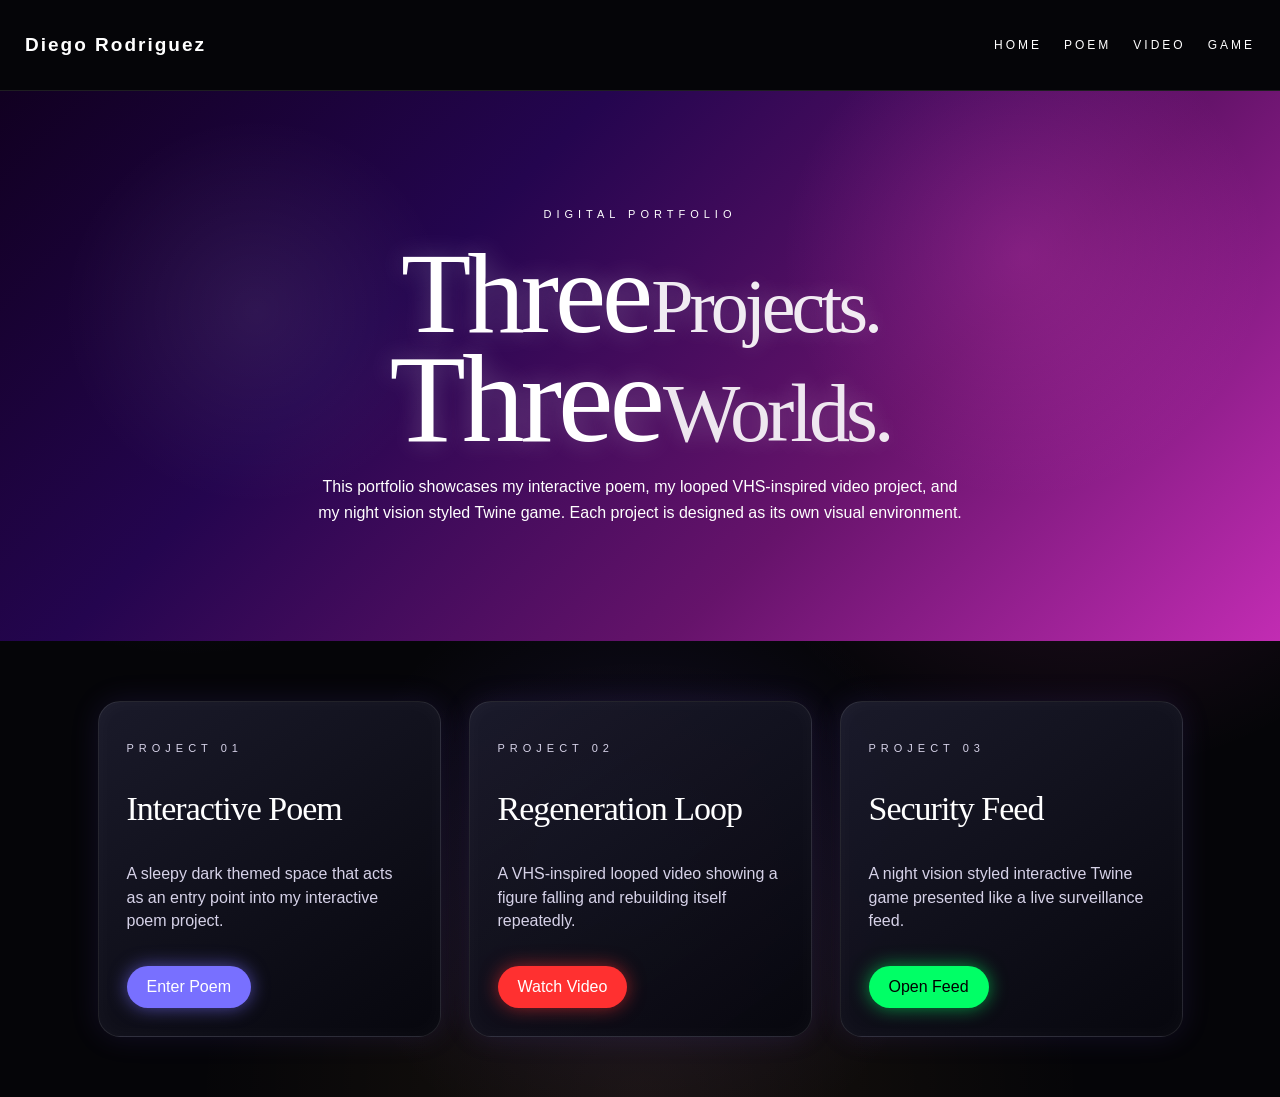
<file: index.html>
<!DOCTYPE html>
<html>
<head>
  <title>Diego Rodriguez Portfolio</title>

  <link rel="stylesheet" href="style.css">
</head>

<body class="home-page">

  <!-- NAVIGATION -->

  <nav>

    <h2>
      Diego Rodriguez
    </h2>

    <a href="index.html">
      Home
    </a>

    <a href="project1.html">
      Poem
    </a>

    <a href="project2.html">
      Video
    </a>

    <a href="project3.html">
      Game
    </a>

  </nav>

  <!-- HERO SECTION -->

  <section class="home-hero">

    <p class="tiny-label">
      DIGITAL PORTFOLIO
    </p>

    <h1>

      <span>Three</span>
      <span>Projects.</span>

      <br>

      <span>Three</span>
      <span>Worlds.</span>

    </h1>

    <p class="hero-text">

      This portfolio showcases my interactive poem,
      my looped VHS-inspired video project,
      and my night vision styled Twine game.

      Each project is designed as its own visual environment.

    </p>

  </section>

  <!-- PROJECT CARDS -->

  <section class="home-cards">

    <!-- PROJECT 1 -->

    <div class="home-card poem-card">

      <p class="tiny-label">
        PROJECT 01
      </p>

      <h3>
        Interactive Poem
      </h3>

      <p>

        A sleepy dark themed space that acts as
        an entry point into my interactive poem project.

      </p>

      <a href="project1.html">
        Enter Poem
      </a>

    </div>

    <!-- PROJECT 2 -->

    <div class="home-card vhs-card">

      <p class="tiny-label">
        PROJECT 02
      </p>

      <h3>
        Regeneration Loop
      </h3>

      <p>

        A VHS-inspired looped video showing a figure
        falling and rebuilding itself repeatedly.

      </p>

      <a href="project2.html">
        Watch Video
      </a>

    </div>

    <!-- PROJECT 3 -->

    <div class="home-card camera-card">

      <p class="tiny-label">
        PROJECT 03
      </p>

      <h3>
        Security Feed
      </h3>

      <p>

        A night vision styled interactive Twine game
        presented like a live surveillance feed.

      </p>

      <a href="project3.html">
        Open Feed
      </a>

    </div>

  </section>

</body>
</html>
</file>
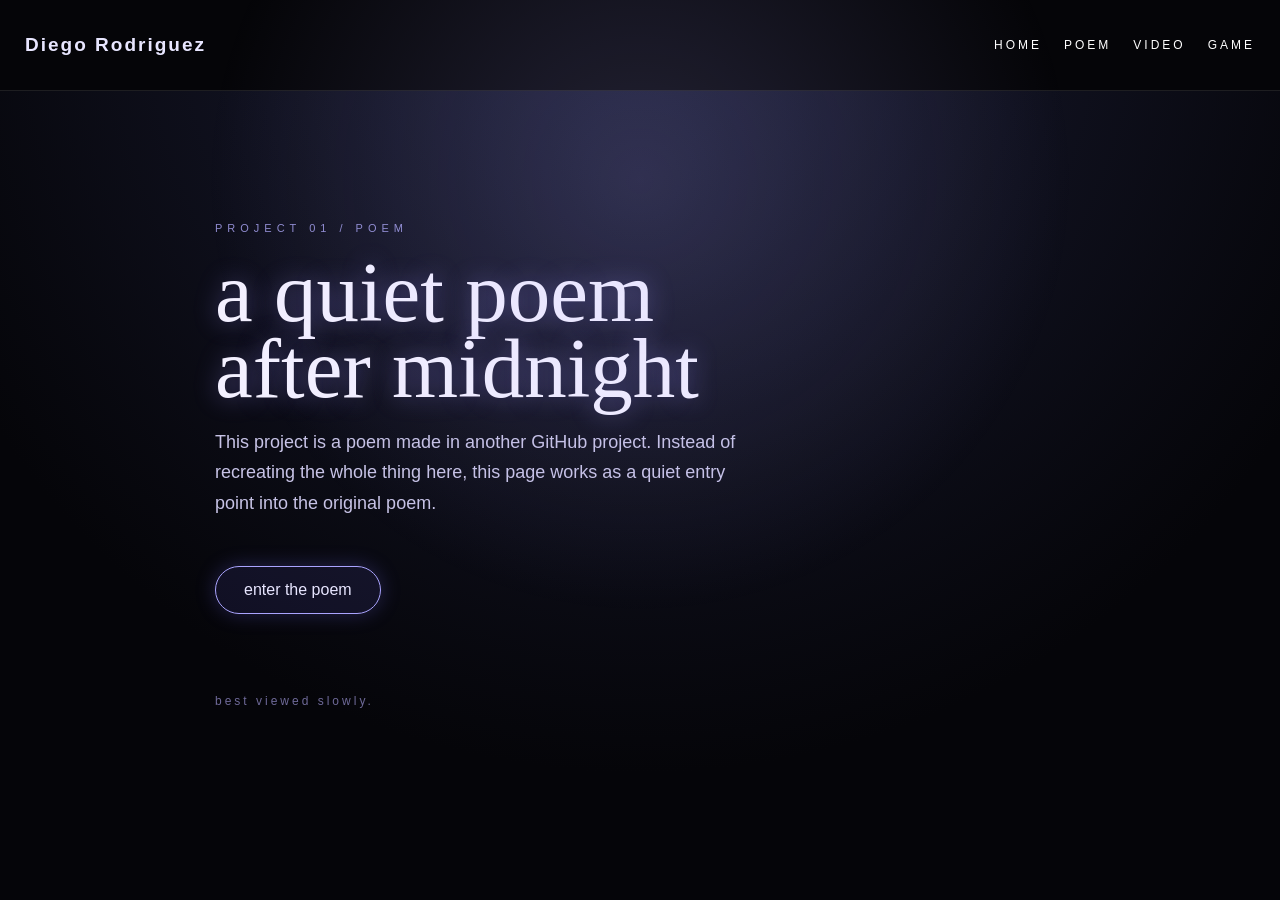
<file: project1.html>
<!DOCTYPE html>
<html>
<head>
  <title>Project 1 -Poem</title>
  <link rel="stylesheet" href="style.css">
</head>

<body class="poem-page">

  <nav>
    <h2>Diego Rodriguez</h2>
    <a href="index.html">Home</a>
    <a href="project1.html">Poem</a>
    <a href="project2.html">Video</a>
    <a href="project3.html">Game</a>
  </nav>

  <section class="poem-room">
    <p class="tiny-label">PROJECT 01 / POEM</p>

    <h1 class="sleepy-title">a quiet poem<br>after midnight</h1>

    <p class="poem-description">
      This project is a poem made in another GitHub project.
      Instead of recreating the whole thing here, this page works as a quiet entry point
      into the original poem.
    </p>

    <a class="poem-button" href="https://diegsnutz.github.io/PROJECT_1_YOUR_DiegsNutz/" target="_blank">
      enter the poem
    </a>

    <p class="small-note">best viewed slowly.</p>
  </section>

</body>
</html>
</file>
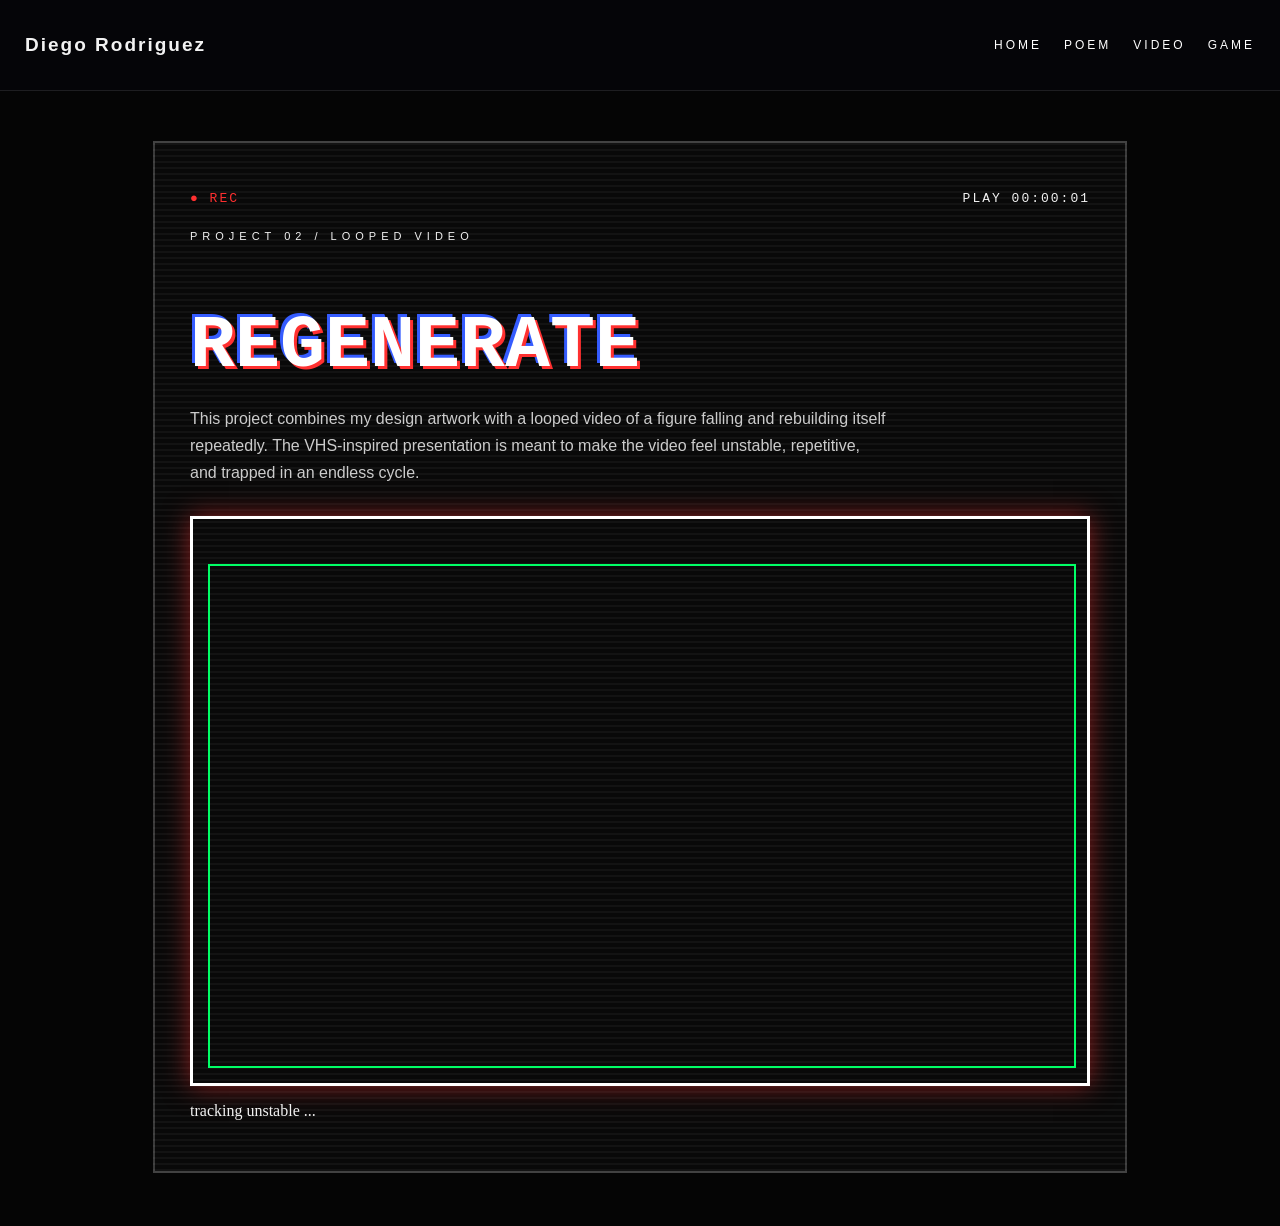
<file: project2.html>
<!DOCTYPE html>
<html>
<head>
  <title>Project 2 - Regeneration Loop</title>
  <link rel="stylesheet" href="style.css">
</head>

<body class="vhs-page">

  <nav>
    <h2>Diego Rodriguez</h2>

    <a href="index.html">Home</a>
    <a href="project1.html">Poem</a>
    <a href="project2.html">Video</a>
    <a href="project3.html">Game</a>
  </nav>

  <section class="vhs-room">

    <div class="vhs-top">

      <p class="rec-dot">
        ● REC
      </p>

      <p>
        PLAY 00:00:01
      </p>

    </div>

    <p class="tiny-label">
      PROJECT 02 / LOOPED VIDEO
    </p>

    <h1 class="vhs-title">
      REGENERATE
    </h1>

    <p class="vhs-description">

      This project combines my design artwork with a looped video
      of a figure falling and rebuilding itself repeatedly.

      The VHS-inspired presentation is meant to make the video feel
      unstable, repetitive, and trapped in an endless cycle.

    </p>

    <div class="video-frame">

      <iframe
        width="100%"
        height="500"

        src="https://www.youtube.com/embed/baqHRi_Mfok?autoplay=1&mute=1&loop=1&playlist=baqHRi_Mfok"

        title="Looped Video"
        frameborder="0"
        allowfullscreen>
      </iframe>

    </div>

    <p class="tape-warning">
      tracking unstable ...
    </p>

  </section>

</body>
</html>
</file>
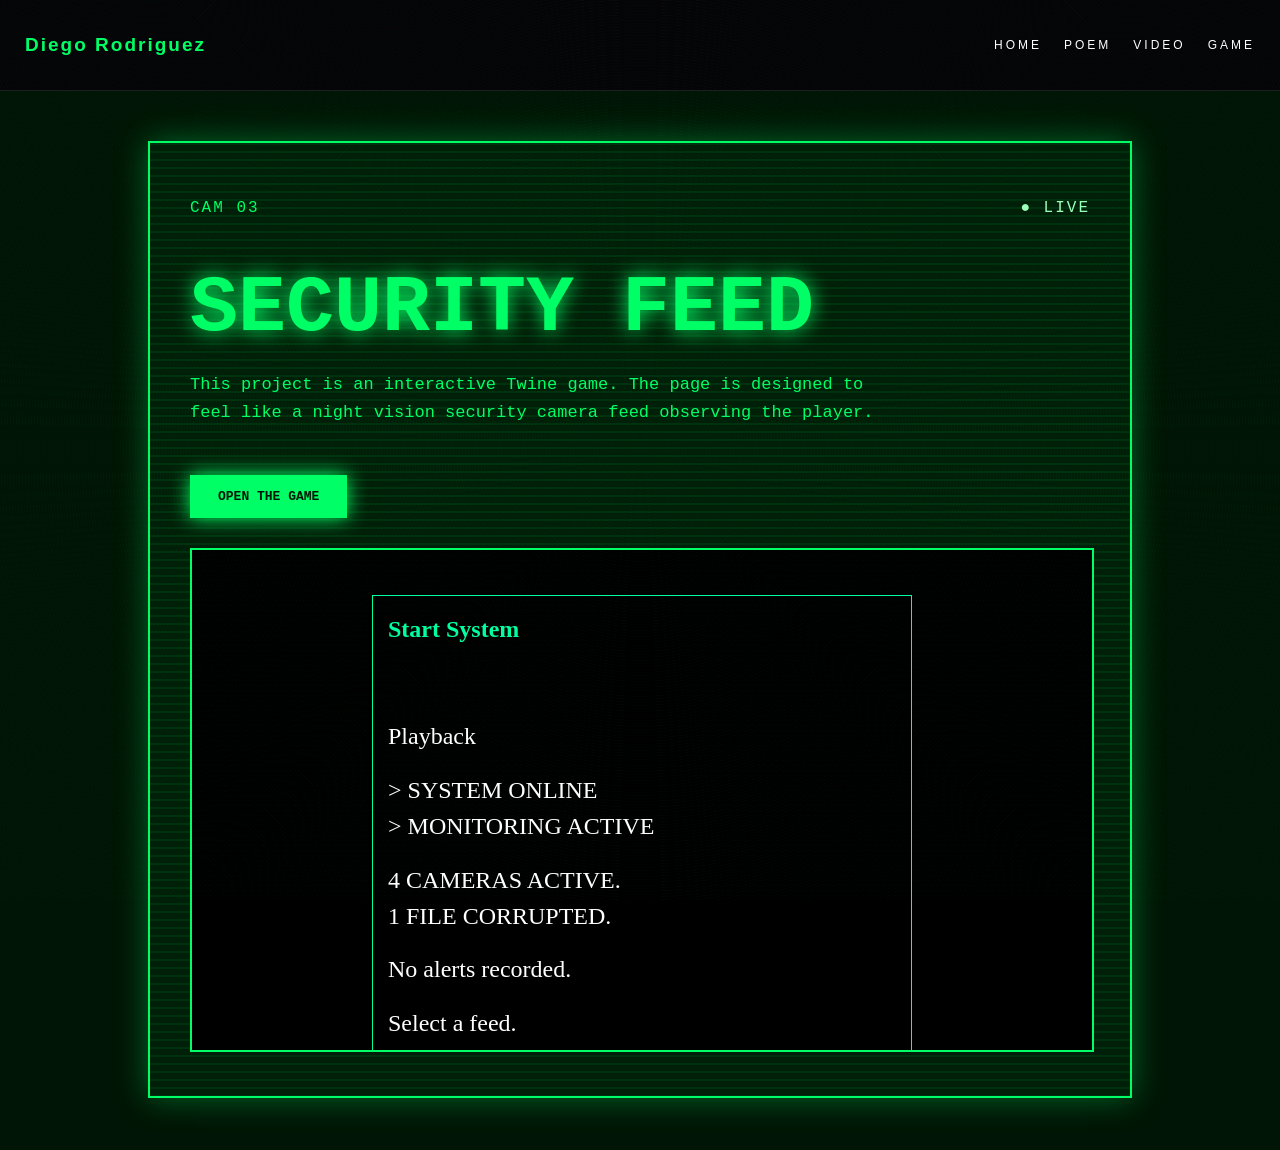
<file: project3.html>
<!DOCTYPE html>
<html>
<head>
  <title>Project 3 - Twine Game</title>
  <link rel="stylesheet" href="style.css">
</head>

<body class="camera-page">

  <nav>
    <h2>Diego Rodriguez</h2>

    <a href="index.html">Home</a>
    <a href="project1.html">Poem</a>
    <a href="project2.html">Video</a>
    <a href="project3.html">Game</a>
  </nav>

  <section class="camera-room">

    <div class="camera-overlay">

      <p>CAM 03</p>

      <p class="live">
        ● LIVE
      </p>

    </div>

    <h1 class="camera-title">
      SECURITY FEED
    </h1>

    <p class="camera-description">
      This project is an interactive Twine game.
      The page is designed to feel like a night vision
      security camera feed observing the player.
    </p>

    <!-- GAME BUTTON -->

    <a class="camera-button"
       href="Playback.html"
       target="_blank">

      OPEN THE GAME

    </a>

    <!-- EMBEDDED GAME -->

    <iframe
      src="Playback.html"
      width="100%"
      height="600">
    </iframe>

  </section>

</body>
</html>
</file>
<file: style.css>
/* GENERAL STYLE */

body {
  margin: 0;
  color: white;
  font-family: Georgia, "Times New Roman", serif;
  background: #050508;
}

nav {
  background-color: #050508;
  padding: 18px 25px;
  display: flex;
  align-items: center;
  gap: 22px;
  border-bottom: 1px solid rgba(255,255,255,0.1);
}

nav h2 {
  margin-right: auto;
  font-size: 19px;
  letter-spacing: 2px;
  font-family: Arial, sans-serif;
}

nav a {
  color: white;
  text-decoration: none;
  font-size: 12px;
  letter-spacing: 3px;
  text-transform: uppercase;
  font-family: Arial, sans-serif;
}

nav a:hover {
  color: #ff4fd8;
}

.tiny-label {
  font-size: 11px;
  letter-spacing: 5px;
  text-transform: uppercase;
  font-family: Arial, sans-serif;
}

/* HOME PAGE */

.home-page {
  background:
    radial-gradient(circle at 15% 25%, rgba(120, 90, 255, 0.22), transparent 28%),
    radial-gradient(circle at 85% 35%, rgba(255, 79, 216, 0.16), transparent 30%),
    radial-gradient(circle at 50% 100%, rgba(255, 180, 80, 0.08), transparent 35%),
    #050508;
}

.home-hero {
  text-align: center;
  padding: 95px 20px;
  background:
    radial-gradient(circle at 20% 40%, rgba(255, 255, 255, 0.07), transparent 18%),
    radial-gradient(circle at 80% 30%, rgba(255, 79, 216, 0.22), transparent 22%),
    linear-gradient(135deg, #110021, #24054f, #66136b, #c22cb3);
}

.home-hero h1 {
  margin: 15px 0;
  line-height: 0.88;
  font-weight: 500;
  letter-spacing: -4px;
  text-shadow: 0 0 25px rgba(255,255,255,0.25);
}

/* mismatched title sizes */
.home-hero h1 span:nth-child(1) {
  font-size: 115px;
}

.home-hero h1 span:nth-child(2) {
  font-size: 76px;
  opacity: 0.92;
}

.home-hero h1 span:nth-child(4) {
  font-size: 125px;
}

.home-hero h1 span:nth-child(5) {
  font-size: 82px;
  opacity: 0.9;
}

.home-hero p {
  max-width: 650px;
  margin: 20px auto;
  line-height: 1.6;
  font-family: Arial, sans-serif;
}

.home-cards {
  display: flex;
  justify-content: center;
  flex-wrap: wrap;
  padding: 60px 40px;
  gap: 28px;
  background:
    radial-gradient(circle at center, rgba(120, 80, 255, 0.13), transparent 45%);
}

.home-card {
  width: 285px;
  min-height: 270px;
  padding: 28px;
  border-radius: 22px;
  background:
    linear-gradient(145deg, rgba(28, 28, 45, 0.92), rgba(7, 7, 14, 0.97));
  border: 1px solid rgba(255,255,255,0.1);
  box-shadow:
    0 0 30px rgba(120, 90, 255, 0.12),
    inset 0 0 22px rgba(255,255,255,0.03);
}

.home-card:hover {
  transform: translateY(-8px) scale(1.03);
  transition: 0.3s;
  box-shadow:
    0 0 38px rgba(255, 79, 216, 0.25),
    0 0 80px rgba(75, 0, 255, 0.15);
}

.home-card h2 {
  font-family: Arial, sans-serif;
  font-size: 12px;
  letter-spacing: 3px;
  color: #bdb8ff;
}

.home-card h3 {
  font-size: 34px;
  font-weight: 500;
  letter-spacing: -1px;
}

.home-card p {
  font-family: Arial, sans-serif;
  color: #d6d2e8;
  line-height: 1.45;
}

.home-card a {
  display: inline-block;
  margin-top: 18px;
  padding: 12px 20px;
  border-radius: 25px;
  color: white;
  text-decoration: none;
  font-family: Arial, sans-serif;
}

.poem-card a {
  background-color: #7870ff;
  box-shadow: 0 0 18px rgba(120,112,255,0.6);
}

.vhs-card a {
  background-color: #ff3030;
  box-shadow: 0 0 18px rgba(255,48,48,0.55);
}

.camera-card a {
  background-color: #00ff66;
  color: black;
  box-shadow: 0 0 18px rgba(0,255,102,0.55);
}

/* PROJECT 1: SLEEPY DARK POEM */

.poem-page {
  background: radial-gradient(circle at top, #1b1d35, #050509 70%);
  min-height: 100vh;
  color: #e8e6ff;
}

.poem-page::before {
  content: "";
  position: fixed;
  inset: 0;
  background: radial-gradient(circle at 50% 20%, rgba(170, 164, 255, 0.18), transparent 45%);
  pointer-events: none;
  animation: softFlicker 4s infinite;
}

@keyframes softFlicker {
  0% { opacity: 0.15; }
  25% { opacity: 0.35; }
  50% { opacity: 0.1; }
  75% { opacity: 0.28; }
  100% { opacity: 0.18; }
}

.poem-room {
  max-width: 850px;
  margin: 70px auto;
  padding: 50px;
}

.poem-page .tiny-label {
  color: #8f8bcf;
}

.sleepy-title {
  font-size: 85px;
  line-height: 0.9;
  font-weight: 500;
  color: #f3f0ff;
  text-shadow: 0 0 25px rgba(150, 140, 255, 0.45);
  margin: 20px 0;
}

.poem-description {
  width: 65%;
  font-size: 18px;
  line-height: 1.7;
  color: #c7c3e6;
  font-family: Arial, sans-serif;
}

.poem-button {
  display: inline-block;
  margin-top: 30px;
  padding: 14px 28px;
  border: 1px solid #aaa4ff;
  color: #e8e6ff;
  text-decoration: none;
  border-radius: 30px;
  background-color: rgba(120, 110, 255, 0.1);
  box-shadow: 0 0 20px rgba(120, 110, 255, 0.25);
  font-family: Arial, sans-serif;
}

.poem-button:hover {
  background-color: #aaa4ff;
  color: #050509;
  transform: scale(1.05);
  transition: 0.3s;
}

.small-note {
  margin-top: 80px;
  font-size: 12px;
  letter-spacing: 3px;
  color: #6f6a99;
  font-family: Arial, sans-serif;
}

/* PROJECT 2: VHS VIDEO */

.vhs-page {
  background-color: #050505;
  min-height: 100vh;
  color: #f2f2f2;
}

.vhs-room {
  max-width: 900px;
  margin: 50px auto;
  padding: 35px;
  border: 2px solid rgba(255,255,255,0.2);
  background:
    repeating-linear-gradient(
      to bottom,
      rgba(255,255,255,0.04),
      rgba(255,255,255,0.04) 2px,
      transparent 2px,
      transparent 6px
    ),
    #090909;
}

.vhs-top {
  display: flex;
  justify-content: space-between;
  font-family: monospace;
  letter-spacing: 2px;
}

.rec-dot {
  color: #ff3030;
}

.vhs-title {
  font-size: 75px;
  font-family: monospace;
  color: #ffffff;
  text-shadow: 3px 3px #ff3030, -3px -3px #355cff;
  margin-bottom: 15px;
}

.vhs-description {
  max-width: 700px;
  line-height: 1.7;
  color: #cccccc;
  font-family: Arial, sans-serif;
}

.video-frame {
  margin-top: 30px;
  padding: 15px;
  border: 3px solid #ffffff;
  box-shadow: 0 0 25px rgba(255, 48, 48, 0.5);
}

.video-frame video,
.video-frame iframe {
  width: 100%;
  display: block;
}

/* PROJECT 3: NIGHT VISION SECURITY CAMERA */

.camera-page {
  background-color: #001505;
  min-height: 100vh;
  color: #00ff66;
  font-family: monospace;
}

.camera-page::before {
  content: "";
  position: fixed;
  inset: 0;
  pointer-events: none;
  opacity: 0.12;
  background-image:
    repeating-radial-gradient(circle, rgba(0,255,102,0.25) 0px, transparent 1px, transparent 3px),
    repeating-linear-gradient(to bottom, rgba(0,255,102,0.08) 0px, transparent 2px, transparent 5px);
  animation: cameraNoise 0.25s infinite;
}

@keyframes cameraNoise {
  0% { transform: translate(0, 0); }
  25% { transform: translate(-2px, 1px); }
  50% { transform: translate(2px, -1px); }
  75% { transform: translate(-1px, -2px); }
  100% { transform: translate(1px, 2px); }
}

.camera-room {
  max-width: 900px;
  margin: 50px auto;
  padding: 40px;
  border: 2px solid #00ff66;
  box-shadow: 0 0 30px rgba(0, 255, 102, 0.35);
  background:
    repeating-linear-gradient(
      to bottom,
      rgba(0,255,102,0.08),
      rgba(0,255,102,0.08) 2px,
      transparent 2px,
      transparent 8px
    ),
    #001f08;
}

.camera-overlay {
  display: flex;
  justify-content: space-between;
  font-size: 16px;
  letter-spacing: 2px;
}

.live {
  color: #9cffba;
}

.camera-title {
  font-size: 80px;
  margin: 30px 0 10px;
  text-shadow: 0 0 20px #00ff66;
}

.camera-description {
  max-width: 700px;
  line-height: 1.7;
  font-size: 17px;
}

.camera-button {
  display: inline-block;
  margin-top: 30px;
  padding: 14px 28px;
  color: #001505;
  background-color: #00ff66;
  text-decoration: none;
  border-radius: 0;
  font-weight: bold;
  box-shadow: 0 0 20px #00ff66;
}

.camera-button:hover {
  background-color: white;
  color: black;
  transition: 0.3s;
}

iframe {
  margin-top: 30px;
  width: 100%;
  height: 500px;
  border: 2px solid #00ff66;
}

/* MOBILE FIX */

@media (max-width: 700px) {
  .home-hero h1 span:nth-child(1),
  .home-hero h1 span:nth-child(2),
  .home-hero h1 span:nth-child(4),
  .home-hero h1 span:nth-child(5),
  .sleepy-title,
  .vhs-title,
  .camera-title {
    font-size: 48px;
  }

  .poem-description {
    width: 100%;
  }

  nav {
    flex-wrap: wrap;
  }
}
</file>
